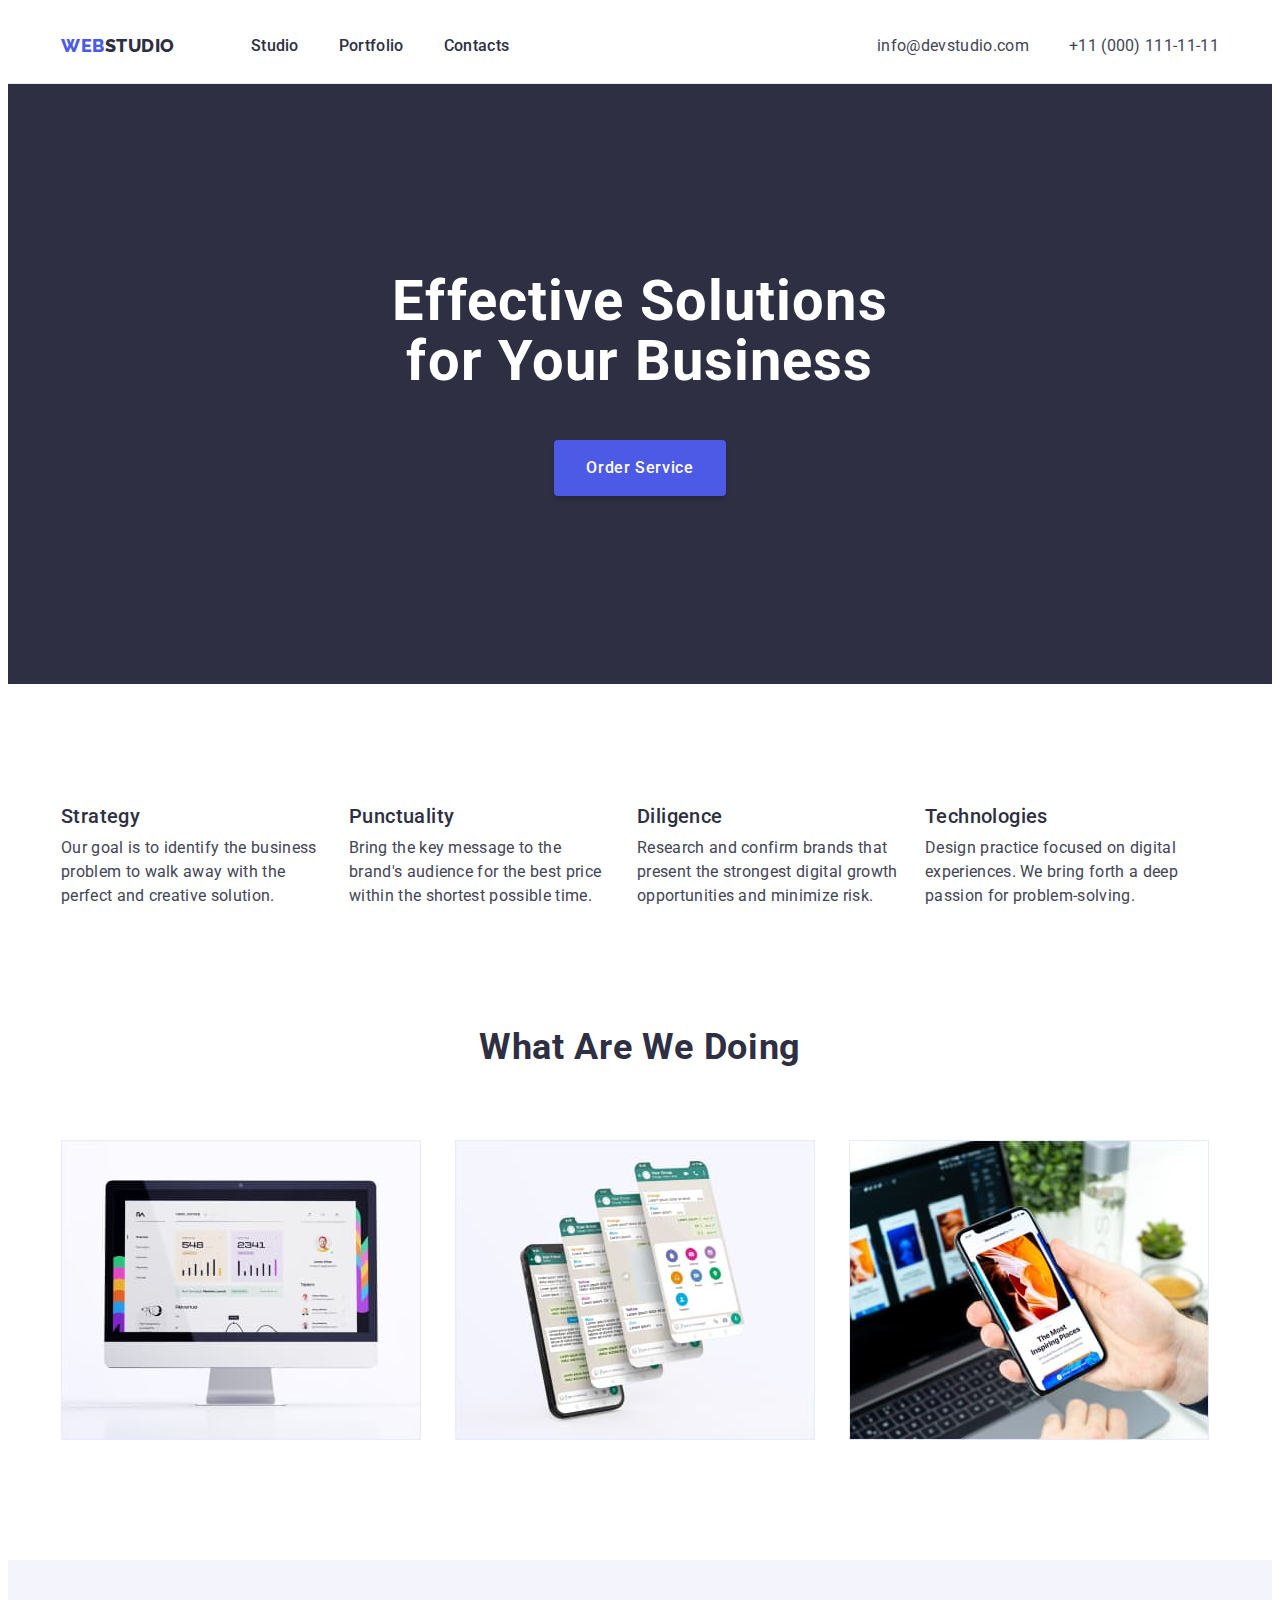
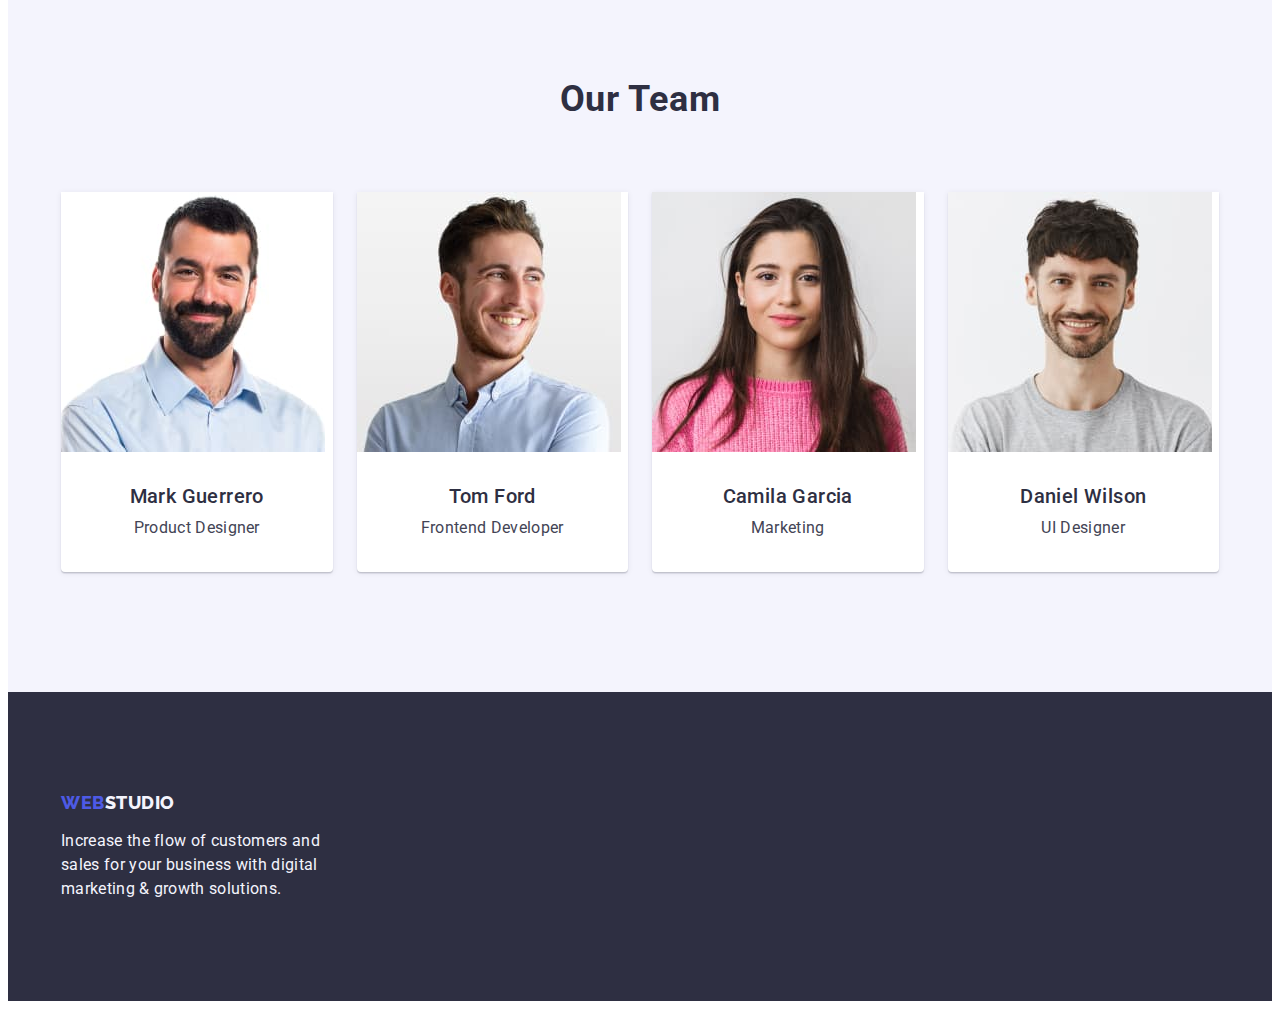
<file: index.html>
<!DOCTYPE html>
<html lang="en">
  <head>
    <meta charset="UTF-8" />
    <meta http-equiv="X-UA-Compatible" content="IE=edge" />
    <meta name="viewport" content="width=device-width, initial-scale=1.0" />
    <title>goit-markup-hw-01</title>
    <link rel="preconnect" href="https://fonts.googleapis.com" />
    <link rel="preconnect" href="https://fonts.gstatic.com" crossorigin />
    <link
      href="https://fonts.googleapis.com/css2?family=Raleway:wght@800&family=Roboto:wght@400;500;700;900&display=swap"
      rel="stylesheet"
    />
    <link
      rel="stylesheet"
      href="https://cdnjs.cloudflare.com/ajax/libs/modern-normalize/1.1.0/modern-normalize.min.css"
      integrity="sha512-wpPYUAdjBVSE4KJnH1VR1HeZfpl1ub8YT/NKx4PuQ5NmX2tKuGu6U/JRp5y+Y8XG2tV+wKQpNHVUX03MfMFn9Q=="
      crossorigin="anonymous"
      referrerpolicy="no-referrer"
    />
    <link href="./css/styles.css" rel="stylesheet" />
  </head>
  <body>
    <header class="header">
      <div class="container">
        <section class="header-section">
          <nav class="header-navigation">
            <a class="main-logo link" href="./index.html"
              >Web<span class="logo-span">Studio</span>
            </a>
            <ul class="header-list list">
              <li class="header-item">
                <a class="header-link link" href="./index.html"> Studio </a>
              </li>
              <li class="header-item">
                <a class="header-link link" href="./portfolio.html">
                  Portfolio
                </a>
              </li>
              <li class="header-item">
                <a class="header-link link" href=""> Contacts </a>
              </li>
            </ul>
          </nav>
          <address class="header-contact">
            <ul class="adress-list list">
              <li class="adress-item">
                <a class="item-contact link" href="mailto:info@devstudio.com">
                  info@devstudio.com
                </a>
              </li>
              <li class="adress-item">
                <a class="item-contact link" href="tel:+110001111111">
                  +11 (000) 111-11-11
                </a>
              </li>
            </ul>
          </address>
        </section>
      </div>
    </header>
    <main>
      <!--Hero image-->
      <section class="hero">
        <div class="hero-main container">
          <h1 class="hero-title">Effective Solutions for Your Business</h1>
          <button class="hero-btn btn-size" type="button">Order Service</button>
        </div>
      </section>
      <!--Section list Our advantages-->
      <section class="benefits">
        <div class="container">
          <h2 class="benefits-main-title">Our advantages</h2>
          <ul class="benefits-list list">
            <li class="benefits-item">
              <h3 class="benefits-title">Strategy</h3>
              <p class="benefits-text">
                Our goal is to identify the business problem to walk away with
                the perfect and creative solution.
              </p>
            </li>
            <li class="benefits-item">
              <h3 class="benefits-title">Punctuality</h3>
              <p class="benefits-text">
                Bring the key message to the brand's audience for the best price
                within the shortest possible time.
              </p>
            </li>
            <li class="benefits-item">
              <h3 class="benefits-title">Diligence</h3>
              <p class="benefits-text">
                Research and confirm brands that present the strongest digital
                growth opportunities and minimize risk.
              </p>
            </li>
            <li class="benefits-item">
              <h3 class="benefits-title">Technologies</h3>
              <p class="benefits-text">
                Design practice focused on digital experiences. We bring forth a
                deep passion for problem-solving.
              </p>
            </li>
          </ul>
        </div>
      </section>
      <!--What are we doing-->
      <section class="examples">
        <div class="container">
          <h2 class="examples-title">What are we doing</h2>
          <ul class="examples-list list">
            <li class="examples-item">
              <img
                class="examples-img"
                src="./images/What_are_we_doing/img1.jpg"
                alt="img"
                width="360"
              />
            </li>
            <li class="examples-item">
              <img
                class="examples-img"
                src="./images/What_are_we_doing/img2.jpg"
                alt="img"
                width="360"
              />
            </li>
            <li class="examples-item">
              <img
                class="examples-img"
                src="./images/What_are_we_doing/img3.jpg"
                alt="img"
                width="360"
              />
            </li>
          </ul>
        </div>
      </section>
      <!--Our team-->
      <section class="team">
        <div class="container">
          <h2 class="team-title">Our Team</h2>
          <ul class="team-list list">
            <li class="team-item">
              <img
                class="team-photo"
                src="./images/Our_team/product_designer.jpg"
                alt="employee photo"
              />
              <div class="team-description">
                <h3 class="team-name">Mark Guerrero</h3>
                <p class="team-post">Product Designer</p>
              </div>
            </li>
            <li class="team-item">
              <img
                class="team-photo"
                src="./images/Our_team/frontend_developer.jpg"
                alt="employee photo"
              />
              <div class="team-description">
                <h3 class="team-name">Tom Ford</h3>
                <p class="team-post">Frontend Developer</p>
              </div>
            </li>
            <li class="team-item">
              <img
                class="team-photo"
                src="./images/Our_team/marketing.jpg"
                alt="employee photo"
              />
              <div class="team-description">
                <h3 class="team-name">Camila Garcia</h3>
                <p class="team-post">Marketing</p>
              </div>
            </li>
            <li class="team-item">
              <img
                class="team-photo"
                src="./images/Our_team/ui_designer.jpg"
                alt="employee photo"
              />
              <div class="team-description">
                <h3 class="team-name">Daniel Wilson</h3>
                <p class="team-post">UI Designer</p>
              </div>
            </li>
          </ul>
        </div>
      </section>
    </main>
    <footer class="footer">
      <div class="container">
        <a class="footer-logo link" href="./index.html"
          >Web<span class="logo-span-foot">Studio</span></a
        >
        <p class="footer-text">
          Increase the flow of customers and sales for your business with digital
          marketing & growth solutions.
        </p>
      </div>
    </footer>
  </body>
</html>
</file>
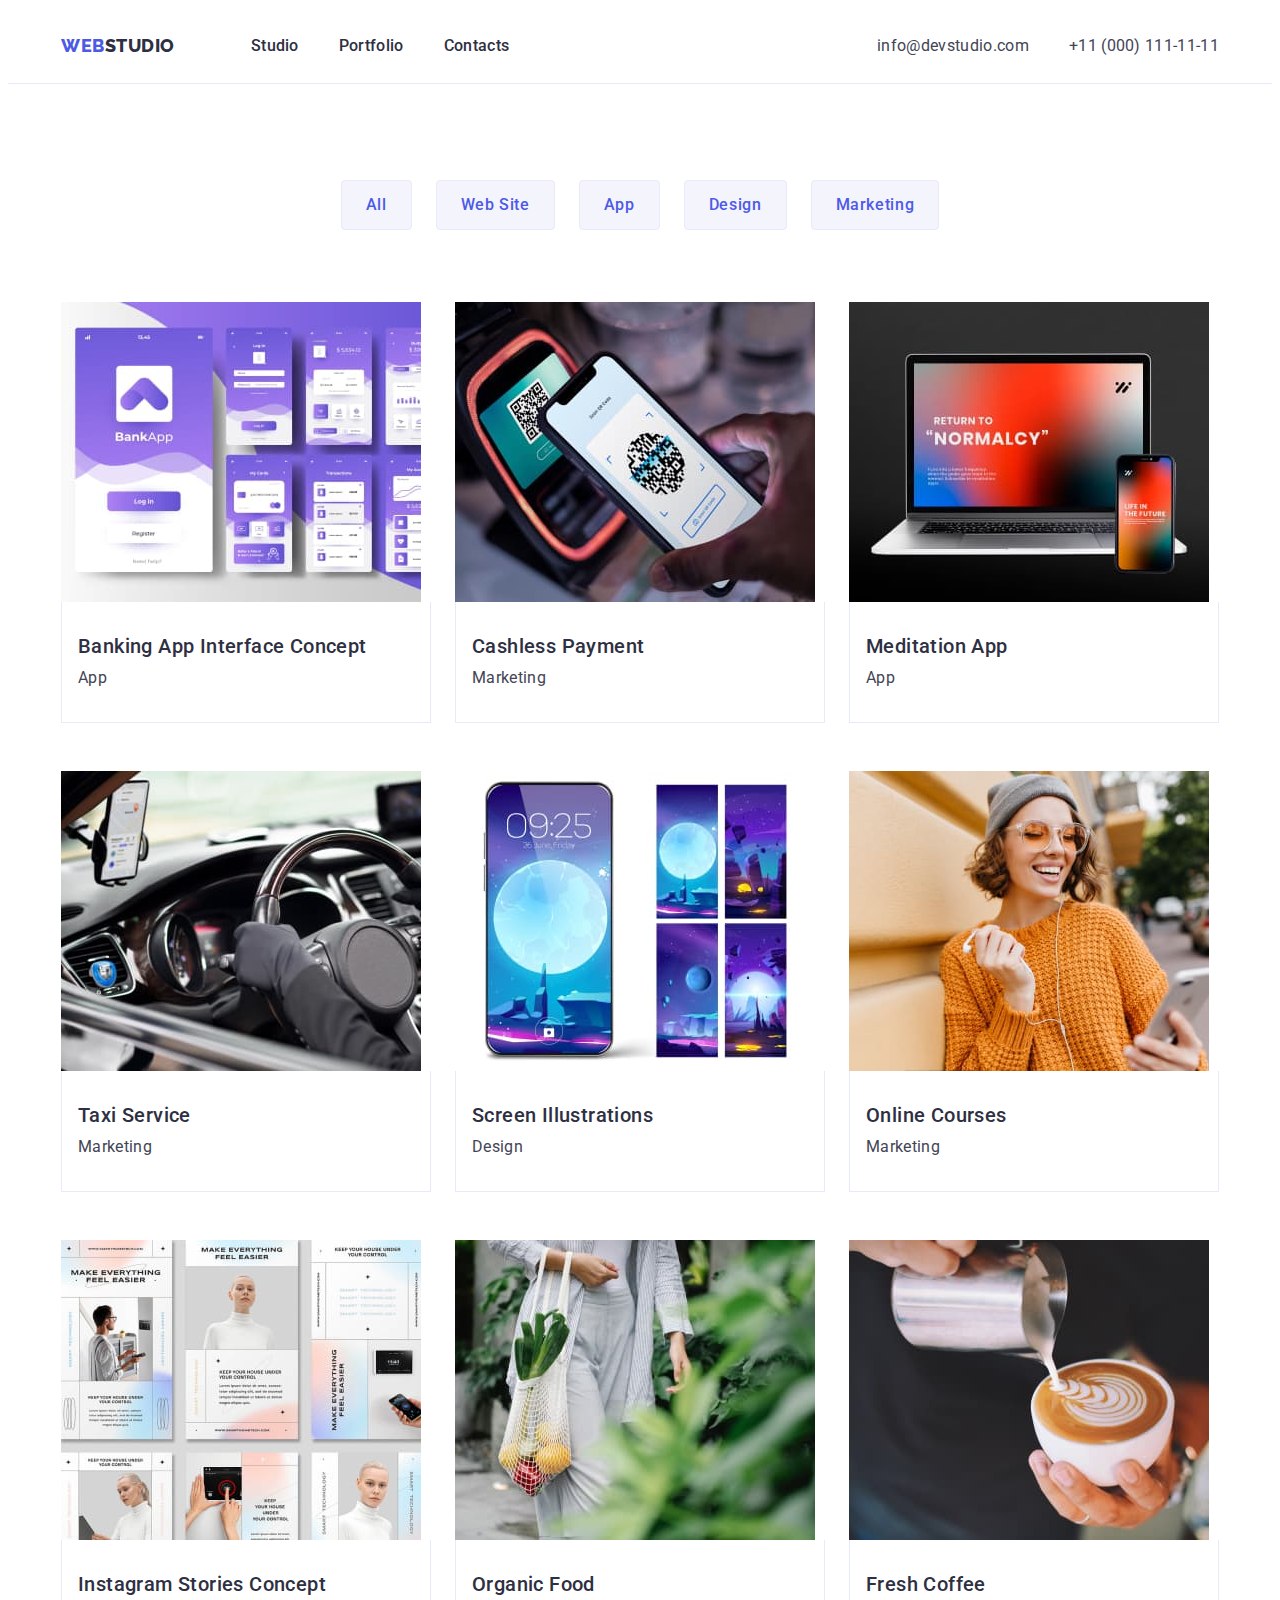
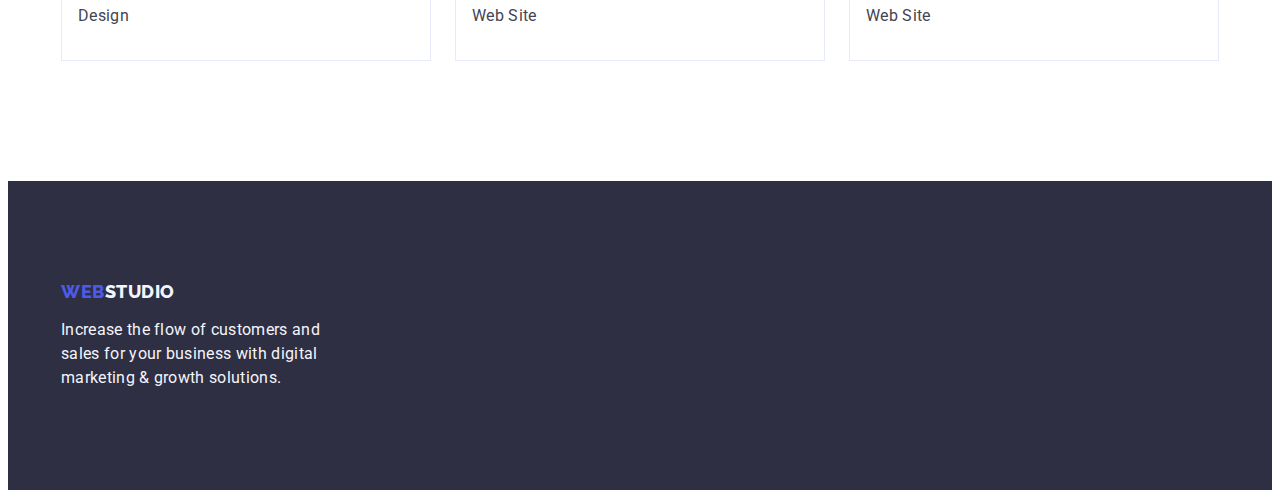
<file: portfolio.html>
<!DOCTYPE html>
<html lang="en">
  <head>
    <meta charset="UTF-8" />
    <meta http-equiv="X-UA-Compatible" content="IE=edge" />
    <meta name="viewport" content="width=device-width, initial-scale=1.0" />
    <title>Document</title>
    <link rel="preconnect" href="https://fonts.googleapis.com" />
    <link rel="preconnect" href="https://fonts.gstatic.com" crossorigin />
    <link
      href="https://fonts.googleapis.com/css2?family=Raleway:wght@800&family=Roboto:wght@400;500;700;900&display=swap"
      rel="stylesheet"
    />
    <link
      rel="stylesheet"
      href="https://cdnjs.cloudflare.com/ajax/libs/modern-normalize/1.1.0/modern-normalize.min.css"
      integrity="sha512-wpPYUAdjBVSE4KJnH1VR1HeZfpl1ub8YT/NKx4PuQ5NmX2tKuGu6U/JRp5y+Y8XG2tV+wKQpNHVUX03MfMFn9Q=="
      crossorigin="anonymous"
      referrerpolicy="no-referrer"
    />
    <link href="./css/styles.css" rel="stylesheet" />
  </head>
  <body>
    <header class="header">
      <div class="container">
        <section class="header-section">
          <nav class="header-navigation">
            <a class="main-logo link" href="./index.html"
              >Web<span class="logo-span">Studio</span>
            </a>
            <ul class="header-list list">
              <li class="header-item">
                <a class="header-link link" href="./index.html"> Studio </a>
              </li>
              <li class="header-item">
                <a class="header-link link" href="./portfolio.html">
                  Portfolio
                </a>
              </li>
              <li class="header-item">
                <a class="header-link link" href=""> Contacts </a>
              </li>
            </ul>
          </nav>
          <address class="header-contact">
            <ul class="adress-list list">
              <li class="adress-item">
                <a class="item-contact link" href="mailto:info@devstudio.com">
                  info@devstudio.com
                </a>
              </li>
              <li class="adress-item">
                <a class="item-contact link" href="tel:+110001111111">
                  +11 (000) 111-11-11
                </a>
              </li>
            </ul>
          </address>
        </section>
      </div>
    </header>
    <main>
      <!--Filter-->
      <section class="filter">
        <div class="container">
          <h1 class="project-title">Our projects</h1>
          <ul class="filter-list list">
            <li class="filter-item">
              <button class="filter-btn" type="button">All</button>
            </li>
            <li class="filter-item">
              <button class="filter-btn" type="button">Web Site</button>
            </li>
            <li class="filter-item">
              <button class="filter-btn" type="button">App</button>
            </li>
            <li class="filter-item">
              <button class="filter-btn" type="button">Design</button>
            </li>
            <li class="filter-item">
              <button class="filter-btn" type="button">Marketing</button>
            </li>
          </ul>
          <!--Projects-list-->
          <ul class="project-list list">
            <li class="project-item">
              <a class="project-link link">
                <img
                  class="project-picture"
                  src="./images/Portfolio/app_concept.jpg"
                  alt="employee photo"
                  width="360"
                  height="300"
                />
                <div class="project-box">
                  <h2 class="project-name">Banking App Interface Concept</h2>
                  <p class="project-description">App</p>
                </div>
              </a>
            </li>
            <li class="project-item">
              <a class="project-link link"
                ><img
                  class="project-picture"
                  src="./images/Portfolio/payment.jpg"
                  alt="employee photo"
                />
                <div class="project-box">
                  <h2 class="project-name">Cashless Payment</h2>
                  <p class="project-description">Marketing</p>
                </div>
              </a>
            </li>
            <li class="project-item">
              <a class="project-link link"
                ><img
                  class="project-picture"
                  src="./images/Portfolio/meditation_app.jpg"
                  alt="employee photo"
                  width="360"
                  height="300"
                />
                <div class="project-box">
                  <h2 class="project-name">Meditation App</h2>
                  <p class="project-description">App</p>
                </div>
              </a>
            </li>
            <li class="project-item">
              <a class="project-link link"
                ><img
                  class="project-picture"
                  src="./images/Portfolio/taxi_service.jpg"
                  alt="employee photo"
                  width="360"
                  height="300"
                />
                <div class="project-box">
                  <h2 class="project-name">Taxi Service</h2>
                  <p class="project-description">Marketing</p>
                </div>
              </a>
            </li>
            <li class="project-item">
              <a class="project-link link"
                ><img
                  class="project-picture"
                  src="./images/Portfolio/screen_img.jpg"
                  alt="employee photo"
                  width="360"
                  height="300"
                />
                <div class="project-box">
                  <h2 class="project-name">Screen Illustrations</h2>
                  <p class="project-description">Design</p>
                </div>
              </a>
            </li>
            <li class="project-item">
              <a class="project-link link"
                ><img
                  class="project-picture"
                  src="./images/Portfolio/courses.jpg"
                  alt="employee photo"
                  width="360"
                  height="300"
                />
                <div class="project-box">
                  <h2 class="project-name">Online Courses</h2>
                  <p class="project-description">Marketing</p>
                </div>
              </a>
            </li>
            <li class="project-item">
              <a class="project-link link"
                ><img
                  class="project-picture"
                  src="./images/Portfolio/inst_stories_concept.jpg"
                  alt="employee photo"
                  width="360"
                  height="300"
                />
                <div class="project-box">
                  <h2 class="project-name">Instagram Stories Concept</h2>
                  <p class="project-description">Design</p>
                </div>
              </a>
            </li>
            <li class="project-item">
              <a class="project-link link"
                ><img
                  class="project-picture"
                  src="./images/Portfolio/organic_food.jpg"
                  alt="employee photo"
                  width="360"
                  height="300"
                />
                <div class="project-box">
                  <h2 class="project-name">Organic Food</h2>
                  <p class="project-description">Web Site</p>
                </div>
              </a>
            </li>
            <li class="project-item">
              <a class="project-link link"
                ><img
                  class="project-picture"
                  src="./images/Portfolio/fresh_coffee.jpg"
                  alt="employee photo"
                  width="360"
                  height="300"
                />
                <div class="project-box">
                  <h2 class="project-name">Fresh Coffee</h2>
                  <p class="project-description">Web Site</p>
                </div>
              </a>
            </li>
          </ul>
        </div>
      </section>
    </main>
    <footer class="footer">
      <div class="container">
        <a class="footer-logo link" href="./index.html"
          >Web<span class="logo-span-foot">Studio</span></a
        >
        <p class="footer-text">
          Increase the flow of customers and sales for your business with
          digital marketing & growth solutions.
        </p>
      </div>
    </footer>
  </body>
</html>
</file>
<file: css/styles.css>
:root {
  --main-text-color: #434455;
  --main-title-color: #ffffff;
  --second-title-color: #2e2f42;
  --active-link-color: #404bbf;
  --logo-color-style: #4d5ae5;
  --logo-main-color: #2e2f42;
  --filter-btn-color: #4d5ae5;
}

p,
h1,
h2,
h3,
h4,
h5,
h6 {
  margin: 0;
}

ul {
  margin: 0;
  padding-left: 0;
}

img {
  display: block;
  max-width: 100%;
  height: auto;
}

button {
  cursor: pointer;
}

address {
  font-style: normal;
}

body {
  font-family: "Roboto", sans-serif;
  background-color: #ffffff;
  color: var(--main-text-color);
}

.link {
  text-decoration: none;
}

.list {
  list-style: none;
}

.container {
  width: 1158px;
  padding-left: 15px;
  padding-right: 15px;
  margin: 0 auto;
}

.btn-size {
  border: 0;
  padding: 16px 32px;
}

/*? --------HEADER-----------*/

.header {
  background: #fff;
  border-bottom: 1px solid #e7e9fc;
}

.header-section {
  padding-top: 25.5px;
  padding-bottom: 25.5px;
  display: flex;
}

.header-navigation {
  display: flex;
  margin-right: auto;
  align-items: center;
}

.main-logo {
  font-family: "Raleway", sans-serif;
  font-style: normal;
  font-weight: 800;
  font-size: 18px;
  line-height: 1.17;
  letter-spacing: 0.03em;
  text-transform: uppercase;
  color: var(--logo-color-style);
  text-decoration: none;
  margin-right: 76px;
}

.logo-span {
  color: var(--logo-main-color);
  text-decoration: none;
}

.header-list {
  display: flex;
  align-items: center;
  gap: 40px;
}

.header-item {
}

.header-link {
  font-weight: 500;
  font-size: 16px;
  line-height: 1.5;
  letter-spacing: 0.02em;
  color: var(--second-title-color);
}

.header-link:hover {
  color: var(--active-link-color);
}

.header-link:focus {
  color: var(--active-link-color);
}

.header-contact {
  font-style: normal;
  display: flex;
}

.adress-list {
  display: flex;
}

.adress-item:last-child {
  margin-left: 40px;
}

.contact-wrap {
  display: flex;
}

.adress-item {
}

.item-contact {
  font-weight: 400;
  font-size: 16px;
  line-height: 1.5;
  letter-spacing: 0.02em;
  color: var(--main-text-color);
}

.item-contact:hover {
  color: var(--active-link-color);
}

.item-contact:focus {
  color: var(--active-link-color);
}

/*? --------HERO-----------*/

.hero {
  background-color: var(--logo-main-color);
}

.hero-main {
  padding-top: 188px;
  padding-bottom: 188px;
}

.hero-title {
  font-style: normal;
  font-size: 56px;
  line-height: 1.07;
  text-align: center;
  letter-spacing: 0.02em;
  color: var(--main-title-color);
  max-width: 496px;
  margin-bottom: 48px;
  align-items: center;
  margin-left: auto;
  margin-right: auto;
}

.hero-btn {
  font-family: "Roboto", sans-serif;
  background-color: #4d5ae5;
  font-weight: 500;
  font-size: 16px;
  line-height: 1.5;
  letter-spacing: 0.04em;
  text-align: center;
  color: #ffffff;
  border-radius: 4px;
  box-shadow: 0px 4px 4px rgba(0, 0, 0, 0.15);
  display: block;
  margin: 0 auto;
}

.hero-btn:hover {
  background-color: var(--active-link-color);
}

.hero-btn:focus {
  background-color: var(--active-link-color);
}

/*? --------BENEFITS-----------*/

.benefits {
  background: #fff;
  padding-top: 120px;
  padding-bottom: 120px;
}

.benefits-main-title {
  position: absolute;
  width: 1px;
  height: 1px;
  margin: -1px;
  border: 0;
  padding: 0;
  white-space: nowrap;
  clip-path: inset(100%);
  clip: rect(0 0 0 0);
  overflow: hidden;
}

.benefits-list {
  display: flex;
}

.benefits-item:not(:last-child) {
  margin-right: 24px;
}

.benefits-title {
  font-style: normal;
  font-weight: 500;
  font-size: 20px;
  line-height: 1.2;
  letter-spacing: 0.02em;
  color: var(--second-title-color);
  margin-bottom: 8px;
}

.benefits-text {
  font-size: 16px;
  line-height: 1.5;
  letter-spacing: 0.02em;
  color: var(--main-text-color);
  max-width: 264px;
  height: auto;
}

/*?--------WHAT ARE WE DO IN------*/
.examples {
  padding-bottom: 120px;
}

.examples-title {
  font-style: normal;
  font-weight: 700;
  font-size: 36px;
  line-height: 1.11;
  letter-spacing: 0.02em;
  text-align: center;
  text-transform: capitalize;
  color: var(--second-title-color);
}

.examples-title {
  margin-bottom: 72px;
}

.examples-list {
}

.examples-list {
  display: flex;
  gap: 24px;
}

.examples-item {
  width: calc((100% - 48px) / 3);
}

/*? --------OUR TEAM-----------*/

.team {
  background: #f4f4fd;
  padding-top: 120px;
  padding-bottom: 120px;
}

.team-title {
  font-style: normal;
  font-weight: 700;
  font-size: 36px;
  line-height: 1.11;
  letter-spacing: 0.02em;
  text-align: center;
  text-transform: capitalize;
  color: var(--second-title-color);
  margin-bottom: 72px;
}

.team-list {
  display: flex;
  justify-content: center;
  gap: 24px;
}

.team-item {
  background: #ffffff;
  box-shadow: 0px 1px 6px rgba(46, 47, 66, 0.08),
    0px 1px 1px rgba(46, 47, 66, 0.16), 0px 2px 1px rgba(46, 47, 66, 0.08);
  border-radius: 0px 0px 4px 4px;
  min-width: 264px;
  width: calc((100% - 72px) / 4);
}

.team-photo {
}

.team-description {
  padding: 32px 16px;
}

.team-name {
  font-style: normal;
  font-weight: 500;
  font-size: 20px;
  line-height: 1.2;
  letter-spacing: 0.02em;
  color: var(--second-title-color);
  margin-bottom: 8px;
  text-align: center;
}

.team-post {
  font-size: 16px;
  line-height: 1.5;
  letter-spacing: 0.02em;
  color: var(--main-text-color);
  text-align: center;
}

/*! --------======PORTFOLIO========-----------*/

/*? --------FILTER-----------*/

.filter {
  background: #ffffff;
  padding-top: 96px;
  padding-bottom: 120px;
}

.project-title {
  position: absolute;
  width: 1px;
  height: 1px;
  margin: -1px;
  border: 0;
  padding: 0;
  white-space: nowrap;
  clip-path: inset(100%);
  clip: rect(0 0 0 0);
  overflow: hidden;
}

.filter-list:focus {
  color: var(--active-link-color);
}

.filter-list {
  display: flex;
  justify-content: center;
  gap: 24px;
  margin-bottom: 72px;
}

.filter-btn {
  font-family: "Roboto", sans-serif;
  font-style: normal;
  font-weight: 500;
  font-size: 16px;
  line-height: 1.5;
  letter-spacing: 0.04em;
  padding: 12px 24px;
  color: var(--filter-btn-color);
  background-color: #f4f4fd;
  border: 1px solid #e7e9fc;
  border-radius: 4px;
  cursor: pointer;
}

.filter-btn:hover {
  background: var(--active-link-color);
  color: #ffffff;
}

.filter-btn:focus {
  background: var(--active-link-color);
  color: #ffffff;
}

.filter-btn-text {
  color: #4d5ae5;
}
.filter-btn-text:hover {
  color: #ffffff;
}

.filter-btn-text:focus {
  color: #fff;
}

/*? --------PROJECTS-----------*/

.project-list {
  display: flex;
  flex-wrap: wrap;
  gap: 48px 24px;
}

.project-box {
  border: 1px solid #e7e9fc;
  border-top: none;
  padding: 32px 16px;
}

.project-item {
  background-color: #ffffff;
  width: calc((100% - 48px) / 3);
}

.project-link {
}

.project-picture {
  cursor: pointer;
  max-width: 360px;
}
.project-name {
  font-style: normal;
  font-weight: 500;
  font-size: 20px;
  line-height: 1.2;
  letter-spacing: 0.02em;
  cursor: pointer;
  color: var(--second-title-color);
  margin-bottom: 8px;
}

.project-description {
  font-size: 16px;
  line-height: 1.5;
  letter-spacing: 0.02em;
  cursor: pointer;
  color: var(--main-text-color);
}

/*? --------FOOTER-----------*/

.footer {
  background-color: var(--second-title-color);
  padding-top: 100px;
  padding-bottom: 100px;
}

.footer-logo {
  font-family: "Raleway", sans-serif;
  font-style: normal;
  font-weight: 800;
  font-size: 18px;
  line-height: 1.17;
  letter-spacing: 0.03em;
  text-transform: uppercase;
  color: var(--logo-color-style);
  display: block;
  margin-bottom: 16px;
}

.logo-span-foot {
  color: #f4f4fd;
}

.footer-text {
  font-size: 16px;
  line-height: 1.5;
  letter-spacing: 0.02em;
  color: #f4f4fd;
  max-width: 264px;
}
</file>
